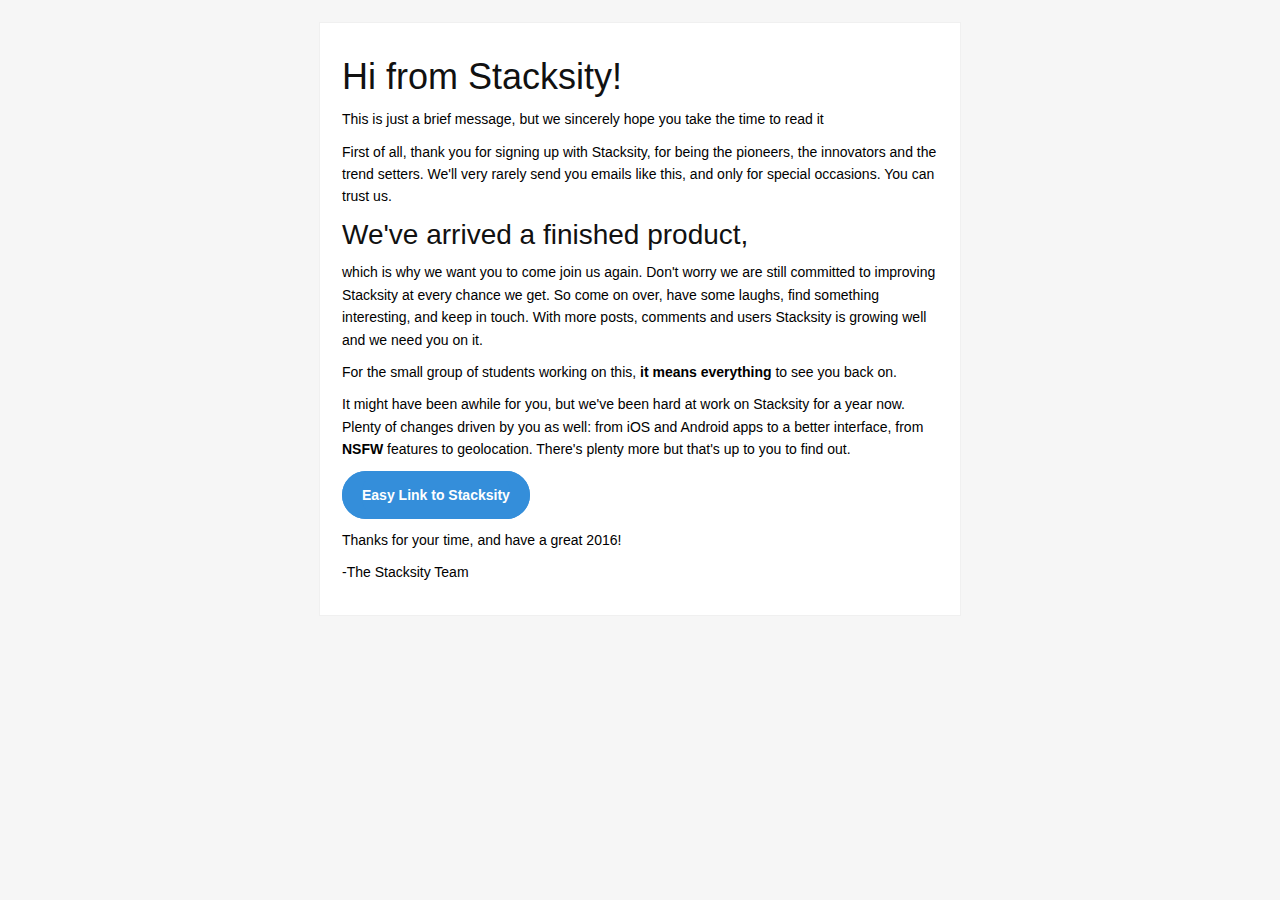
<file: php/index.html>
<!doctype html>
<html>
<head>
<meta name="viewport" content="width=device-width">
<meta http-equiv="Content-Type" content="text/html; charset=UTF-8">
<title>Happy New Years!</title>
<style>
/* -------------------------------------
    GLOBAL
------------------------------------- */
* {
  font-family: "Helvetica Neue", "Helvetica", Helvetica, Arial, sans-serif;
  font-size: 100%;
  line-height: 1.6em;
  margin: 0;
  padding: 0;
}
img {
  max-width: 600px;
  width: 100%;
}
body {
  -webkit-font-smoothing: antialiased;
  height: 100%;
  -webkit-text-size-adjust: none;
  width: 100% !important;
}
/* -------------------------------------
    ELEMENTS
------------------------------------- */
a {
  color: #348eda;
}
.btn-primary {
  margin-bottom: 10px;
  width: auto !important;
}
.btn-primary td {
  background-color: #348eda; 
  border-radius: 25px;
  font-family: "Helvetica Neue", Helvetica, Arial, "Lucida Grande", sans-serif; 
  font-size: 14px; 
  text-align: center;
  vertical-align: top; 
}
.btn-primary td a {
  background-color: #348eda;
  border: solid 1px #348eda;
  border-radius: 25px;
  border-width: 10px 20px;
  display: inline-block;
  color: #ffffff;
  cursor: pointer;
  font-weight: bold;
  line-height: 2;
  text-decoration: none;
}
.last {
  margin-bottom: 0;
}
.first {
  margin-top: 0;
}
.padding {
  padding: 10px 0;
}
/* -------------------------------------
    BODY
------------------------------------- */
table.body-wrap {
  padding: 20px;
  width: 100%;
}
table.body-wrap .container {
  border: 1px solid #f0f0f0;
}
/* -------------------------------------
    FOOTER
------------------------------------- */
table.footer-wrap {
  clear: both !important;
  width: 100%;  
}
.footer-wrap .container p {
  color: #666666;
  font-size: 12px;
  
}
table.footer-wrap a {
  color: #999999;
}
/* -------------------------------------
    TYPOGRAPHY
------------------------------------- */
h1, 
h2, 
h3 {
  color: #111111;
  font-family: "Helvetica Neue", Helvetica, Arial, "Lucida Grande", sans-serif;
  font-weight: 200;
  line-height: 1.2em;
  margin: 10px 0 10px;
}
h1 {
  font-size: 36px;
}
h2 {
  font-size: 28px;
}
h3 {
  font-size: 22px;
}
p, 
ul, 
ol {
  font-size: 14px;
  font-weight: normal;
  margin-bottom: 10px;
}
ul li, 
ol li {
  margin-left: 5px;
  list-style-position: inside;
}
/* ---------------------------------------------------
    RESPONSIVENESS
------------------------------------------------------ */
/* Set a max-width, and make it display as block so it will automatically stretch to that width, but will also shrink down on a phone or something */
.container {
  clear: both !important;
  display: block !important;
  margin: 0 auto !important;
  max-width: 600px !important;
}
/* Set the padding on the td rather than the div for Outlook compatibility */
.body-wrap .container {
  padding: 20px;
}
/* This should also be a block element, so that it will fill 100% of the .container */
.content {
  display: block;
  margin: 0 auto;
  max-width: 600px;
}
/* Let's make sure tables in the content area are 100% wide */
.content table {
  width: 100%;
}
</style>
</head>

<body bgcolor="#f6f6f6">

<!-- body -->
<table class="body-wrap" bgcolor="#f6f6f6">
  <tr>
    <td></td>
    <td class="container" bgcolor="#FFFFFF">

      <!-- content -->
      <div class="content">
      <table>
        <tr>
          <td>
          	<h1>Hi from Stacksity!</h1>
            <p>This is just a brief message, but we sincerely hope you take the time to read it</p>
            <p>First of all, thank you for signing up with Stacksity, for being the pioneers, the innovators and the trend setters. We'll very rarely send you emails like this,
            and only for special occasions. You can trust us.</p>
            <h2>We've arrived a finished product,</h2>
            <p>which is why we want you to come join us again. Don't worry we are still committed to improving Stacksity at every chance we get. So come on over, have some laughs, find something interesting, and keep in touch. With more posts, comments and users Stacksity is growing well and we need you on it.</p>
            <p>For the small group of students working on this, <b>it means everything</b> to see you back on.</p>
            <p>It might have been awhile for you, but we've been hard at work on Stacksity for a year now. Plenty of changes driven by you as well: from iOS and Android apps to a better interface, from <b>NSFW</b> features to geolocation. There's plenty more but that's up to you to find out.</p>
            <!-- button -->
            <table class="btn-primary" cellpadding="0" cellspacing="0" border="0">
              <tr>
                <td>
                  <a href="https://stacksity.com">Easy Link to Stacksity</a>
                </td>
              </tr>
            </table>
            <!-- /button -->
            <p>Thanks for your time, and have a great 2016!</p>
            <p>-The Stacksity Team</p>
          </td>
        </tr>
      </table>
      </div>
      <!-- /content -->
      
    </td>
    <td></td>
  </tr>
</table>
<!-- /body -->

</body>
</html>
</file>
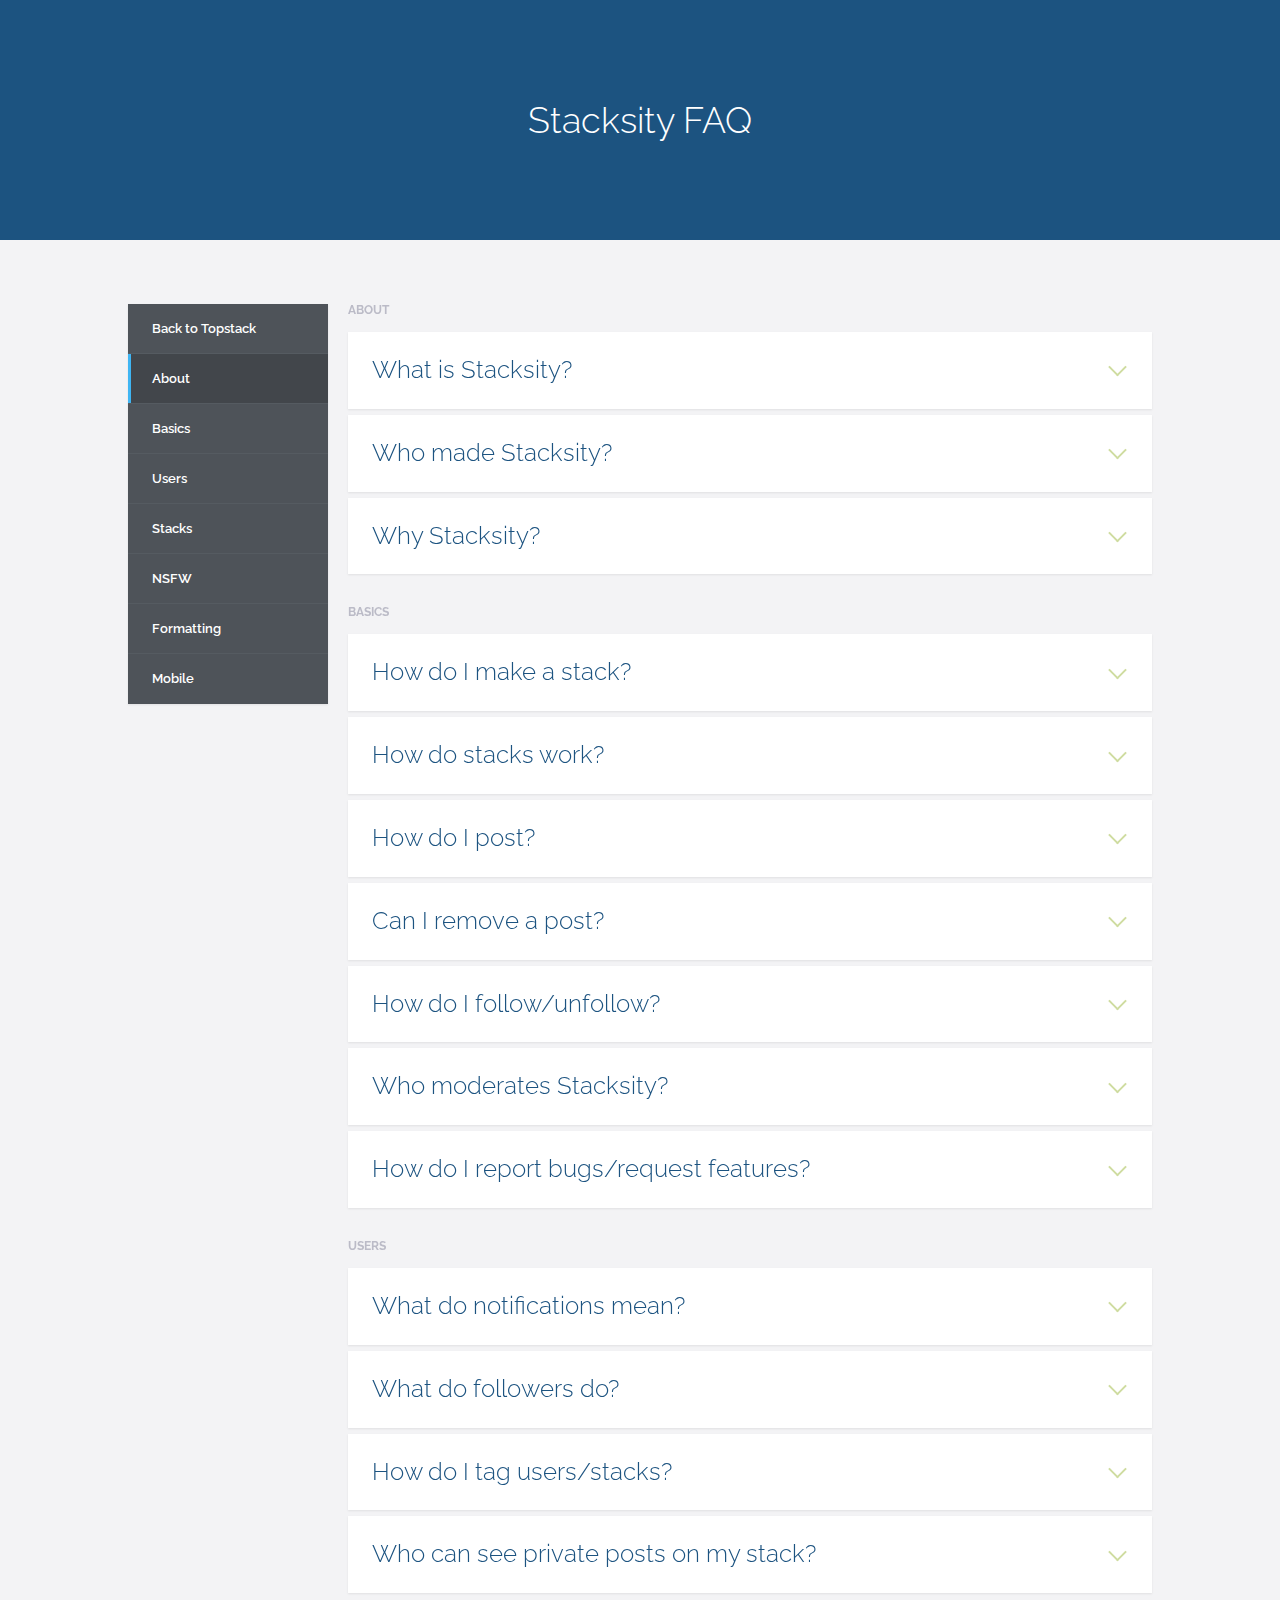
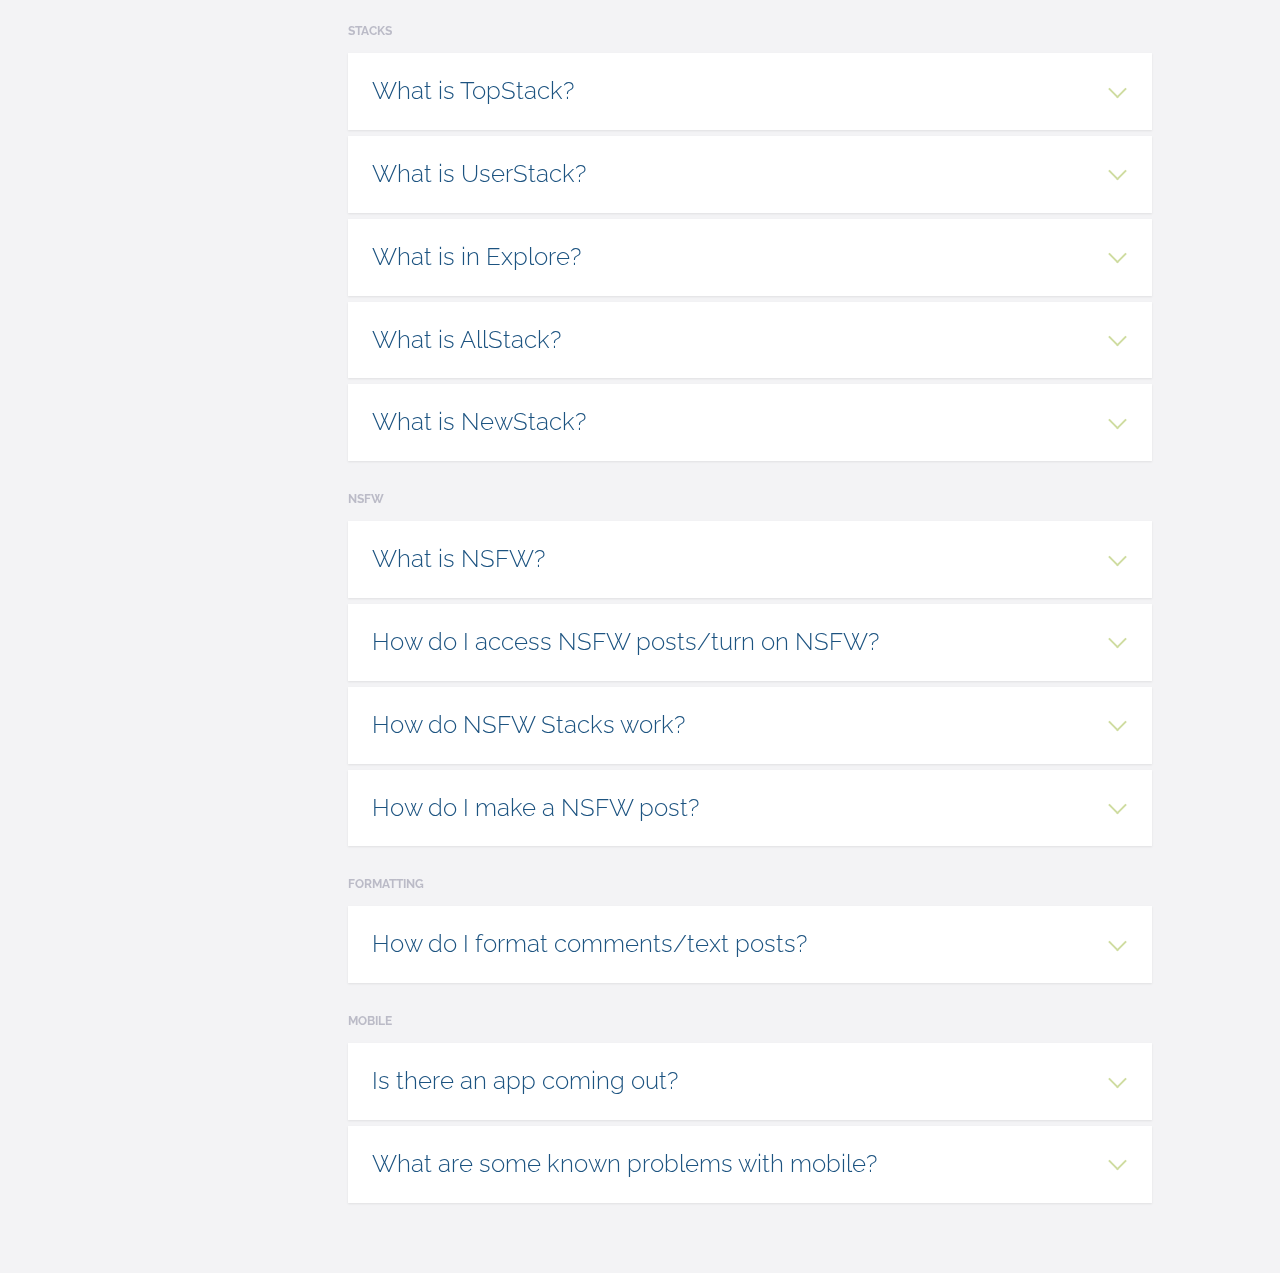
<file: faq.html>
<!DOCTYPE html>
<html>
<head lang="en">
<head>
    <title>Stacksity | FAQ</title>
    <meta name="description" content="Stacksity About">
    <meta name="viewport" content="width=device-width, minimal-ui, initial-scale=1, maximum-scale=1, user-scalable=no"/>
    <meta charset="utf-8">
    <meta http-equiv="Content-Type" content="text/html;charset=UTF-8">
    <meta http-equiv="X-UA-Compatible" content="IE=edge">
    <link rel="icon" href="img/favicon.ico">
    <meta property="og:image" content="/img/ms-icon-310x310.png">
    <meta name="twitter:image" content="/img/ms-icon-310x310.png">
    <meta itemprop="image" content="/img/ms-icon-310x310.png">
    <link rel="shortcut icon" href="/img/favicon.ico">
    <link rel="apple-touch-icon" sizes="57x57" href="/img/apple-icon-57x57.png">
    <link rel="apple-touch-icon" sizes="60x60" href="/img/apple-icon-60x60.png">
    <link rel="apple-touch-icon" sizes="72x72" href="/img/apple-icon-72x72.png">
    <link rel="apple-touch-icon" sizes="76x76" href="/img/apple-icon-76x76.png">
    <link rel="apple-touch-icon" sizes="114x114" href="/img/apple-icon-114x114.png">
    <link rel="apple-touch-icon" sizes="120x120" href="/img/apple-icon-120x120.png">
    <link rel="apple-touch-icon" sizes="144x144" href="/img/apple-icon-144x144.png">
    <link rel="apple-touch-icon" sizes="152x152" href="/img/apple-icon-152x152.png">
    <link rel="apple-touch-icon" sizes="180x180" href="/img/apple-icon-180x180.png">
    <link rel="icon" type="image/png" sizes="192x192"  href="/img/android-icon-192x192.png">
    <link rel="icon" type="image/png" sizes="32x32" href="/img/favicon-32x32.png">
    <link rel="icon" type="image/png" sizes="96x96" href="/img/favicon-96x96.png">
    <link rel="icon" type="image/png" sizes="16x16" href="/img/favicon-16x16.png">
    <link rel="manifest" href="/img/manifest.json">
    <meta name="msapplication-TileColor" content="#ffffff">
    <meta name="msapplication-TileImage" content="/img/ms-icon-144x144.png">
    <meta name="theme-color" content="#ffffff">

    <meta http-equiv="Content-Type" content="text/html; charset=utf-8">
    <meta name="description" content="Stacksity is a social network, alternative Reddit, allowing users to submit and vote on content.">
    <meta name="keywords" content="Stacksity, stack, stacks, social network, vote, topstack, university, reddit alternative, reddit clone, reddit, stackcity, not stackcity, reddit sucks, ellen pao sucks, voat, voat co" />
    <meta name="author" content="Tyler Han"/>
    <meta name="distribution" content="global"/>
    <meta http-equiv="content-language" content="en-us"/>
    <link rel="stylesheet" href="css/reset.css">
    <link rel="stylesheet" href="css/faq.css">
</head>
<!-- hijacking: on/off - animation: none/scaleDown/rotate/gallery/catch/opacity/fixed/parallax -->
<body>


<header>
    <h1>Stacksity FAQ</h1>
</header>
<section class="cd-faq">
<ul class="cd-faq-categories">
    <li><a href="https://stacksity.com/$best" onclick="document.location.href='https://stacksity.com/$best'">Back to Topstack</a></li>
    <li><a class="selected" href="#about">About</a></li>
    <li><a href="#basics">Basics</a></li>
    <li><a href="#users">Users</a></li>
    <li><a href="#stacks">Stacks</a></li>
    <li><a href="#nsfw">NSFW</a></li>
    <li><a href="#formatting">Formatting</a></li>
    <li><a href="#mobile">Mobile</a></li>
</ul> <!-- cd-faq-categories -->

<div class="cd-faq-items">
<ul id="about" class="cd-faq-group">
    <li class="cd-faq-title"><h2>About</h2></li>

    <li>
        <a class="cd-faq-trigger" href="#0">What is Stacksity?</a>
        <div class="cd-faq-content">
            <p>Stacksity is a site about everything and anything. You follow stacks (topics) and other users that provide content and news updates. You also have the power to share links, text, and images with your friends and with the world. Discuss issues, read news, or just show your friends something funny. Most importantly, vote your favorites to the top of the stack! Through followers you can reach an even wider audience, and keep in touch with friends and colleagues.</p>
        </div> <!-- cd-faq-content -->
    </li>

    <li>
        <a class="cd-faq-trigger" href="#0">Who made Stacksity?</a>
        <div class="cd-faq-content">
            <p>Stacksity is a project started by a group of high school students from Vancouver, Canada. Members of the Stacksity Team include:
                <br><br>
                Tyler (<a href="https://stacksity.com/u/1">@karthus</a>) | Lead Developer and founder<br>
                Paris (<a href="https://stacksity.com/u/26">@paris</a>) | Product Manager<br>
                    Ryan (<a href="https://stacksity.com/u/1470">@adminR</a>) | Company Manager<br>
                    Young (<a href="https://stacksity.com/u/3">@younglee</a>) | Graphics/Developer<br>
                    Freddy (<a href="https://stacksity.com/u/480">@zapetera</a>) | Developer<br>
                    Noah (<a href="https://stacksity.com/u/falkirks">@falkirks</a>) | Developer<br>
                    Dennis (<a href="https://stacksity.com/u/ionianblade">@ionianblade</a>) | Developer
                    <br><br>
                    We are independent and receive no funding from any source.
            </p>
        </div> <!-- cd-faq-content -->
    </li>

    <li>
        <a class="cd-faq-trigger" href="#0">Why Stacksity?</a>
        <div class="cd-faq-content">
            <p>
                For most people, there will be many parallels drawn Stacksity and other sites. Sites such as reddit, tumblr, 9gag, instagram come to mind very quickly. Stacksity is entirely unique, as we take into consideration all the individual factors we like and dislike about social networks, evaluate them, and put them together to provide for the best user experience. Currently, Stacksity is unique in that it lets you follow and receive information from not only users, but specific topics and forums contributed by the entire community. By diversifying content through links, texts, and images, a easy, scrollable format allows for users on mobile devices and desktops alike to have a clean and straightforward session. <br><br>

                Finally, at Stacksity we value your own privacy and freedom of speech. Beyond blatantly illegal content such as child pornography or the obstruction of justice, we will tolerate all opinions and beliefs regardless of context, with absolutely no biases towards any ideologies or philosophies, and will only intervene with reasonable motives should there be legal issues. As for privacy, we respect all content hosted by the user and will never under any circumstance sell or distribute it. Only you will be entitled to your posts and comment history, as no one else can see the comprehensive list of it through the site.
            </p>
        </div> <!-- cd-faq-content -->
    </li>
</ul> <!-- cd-faq-group -->
<ul id="basics" class="cd-faq-group">
    <li class="cd-faq-title"><h2>Basics</h2></li>

    <li>
        <a class="cd-faq-trigger" href="#0">How do I make a stack?</a>
        <div class="cd-faq-content">
            <p>Making a stack is easy, simply visit the url: stacksity.com/$<i>(your stack name here)</i> and the stack will automatically be generated for you. Remember to precede the stack name with a <b>$ sign</b>, and ensure the your new stack’s name contains no spaces or special characters.</p>
        </div> <!-- cd-faq-content -->
    </li>

    <li>
        <a class="cd-faq-trigger" href="#0">How do stacks work?</a>
        <div class="cd-faq-content">
            <p>Stacks that are not users start with a <b>$ sign</b>. When you visit a stack you’ll first see the top posts users have submitted to the stack. You can weigh in on what you think is the most deserving content by <b>upstacking</b> and <b>downstacking</b> any post using the up and down arrows to the left.</p>
        </div> <!-- cd-faq-content -->
    </li>

    <li>
        <a class="cd-faq-trigger" href="#0">How do I post?</a>
        <div class="cd-faq-content">
            <p>
                As a user, you can either post in a targeted stack (preceded by the <b>$ sign</b>), on another user’s wall, or on your own wall. At the top of each stack, there is a posting form. Simply choose the type of post (text,link or image) and enter a title. Finally, hit the post button below to make the post. On posts to users’ stacks there is also a private button if you want the post only to be visible to yourself and the other user.
            </p>
        </div> <!-- cd-faq-content -->
    </li>

    <li>
        <a class="cd-faq-trigger" href="#0">Can I remove a post?</a>
        <div class="cd-faq-content">
            <p>There is a delete button below each post you make. To delete your post just click the delete button, a window will then pop up prompting you to confirm the action.</p>
        </div> <!-- cd-faq-content -->
    </li>

    <li>
        <a class="cd-faq-trigger" href="#0">How do I follow/unfollow?</a>
        <div class="cd-faq-content">
            <p>At the top of each stack page besides your own, there will be a blue/white button that says either “follow” or “unfollow.”</p>
        </div> <!-- cd-faq-content -->
    </li>

    <li>
        <a class="cd-faq-trigger" href="#0">Who moderates Stacksity?</a>
        <div class="cd-faq-content">
            <p>Stacksity is moderated solely by site-wide admins. We’ve opted out of giving moderation rights to the creators of stacks to ensure no misuse from the would-be moderators. The philosophy behind this is that moderation simply depends on who gets to the Stack first, and they may drive the stack to their biases. Instead admins will remove illegal content but ensure stacks are driven by user input and preference. In the future we will implement admin action logs to further enforce transparency in the process.
                <br><br>
                The current admins are: <a href="https://stacksity.com/u/1">@karthus</a>, <a href="https://stacksity.com/u/26">@paris</a>,<a href="https://stacksity.com/u/1470">@adminR</a>, <a href="https://stacksity.com/u/3">@younglee</a> and <a href="https://stacksity.com/u/829">@garfonzo</a>.</p>
        </div> <!-- cd-faq-content -->
    </li>

    <li>
        <a class="cd-faq-trigger" href="#0">How do I report bugs/request features?</a>
        <div class="cd-faq-content">
            <p>For now we’re referring people to the <a href="https://stacksity.com/$discuss">$discuss</a> stack. There you can give us your input on the state of the website, report issues you may encounter as well as request features to be added in the near future. We may also make import announcements there from time to time.</p>
            
        </div> <!-- cd-faq-content -->
    </li>
</ul> <!-- cd-faq-group -->

<ul id="users" class="cd-faq-group">
    <li class="cd-faq-title"><h2>Users</h2></li>
    <li>
        <a class="cd-faq-trigger" href="#0">What do notifications mean?</a>
        <div class="cd-faq-content">
            <p>You’ll get a notification every time someone tags you in a comment, posts to your stack or replies to any of your comments.</p>
        </div> <!-- cd-faq-content -->
    </li>

    <li>
        <a class="cd-faq-trigger" href="#0">What do followers do?</a>
        <div class="cd-faq-content">
            <p>Posts made to your stack by others, or by yourself to your own stack ($self) will show up in your followers’ UserStack and TopStack feed. Followers of non-user stacks will see posts to that stack on their TopStack</p>
        </div> <!-- cd-faq-content -->
    </li>

    <li>
        <a class="cd-faq-trigger" href="#0">How do I tag users/stacks?</a>
        <div class="cd-faq-content">
            <p>To tag another user, simply type @<i>(user’s name)</i> in your comment. They will receive a notification that you tagged them in your comment. You can also tag stacks by typing $<i>(stack’s name)</i>, this will then link to the stack in question when users click on it.</p>
        </div> <!-- cd-faq-content -->
    </li>

    <li>
        <a class="cd-faq-trigger" href="#0">Who can see private posts on my stack?</a>
        <div class="cd-faq-content">
            <p>If someone makes a private post on your stack, just you and the poster and able to see it. Similarly, if you post a private post to your own stack only you will be able to see it. Keep in mind: private posts cannot be retroactively made public.</p>
        </div> <!-- cd-faq-content -->
    </li>
</ul> <!-- cd-faq-group -->

<ul id="stacks" class="cd-faq-group">
    <li class="cd-faq-title"><h2>Stacks</h2></li>
    <li>
        <a class="cd-faq-trigger" href="#0">What is TopStack?</a>
        <div class="cd-faq-content">
            <p>TopStack shows you a stream of all the top posts aggregated from all the stacks you follow. When you follow a new stack, the top posts from that stack will show up in your TopStack feed.</p>
        </div> <!-- cd-faq-content -->
    </li>

    <li>
        <a class="cd-faq-trigger" href="#0">What is UserStack?</a>
        <div class="cd-faq-content">
            <p>UserStack shows you a stream of all the posts made to the users you follow and posts made by the followed users to their own stack ($self).</p>
        </div> <!-- cd-faq-content -->
    </li>

    <li>
        <a class="cd-faq-trigger" href="#0">What is in Explore?</a>
        <div class="cd-faq-content">
            <p>Explore is home to lists of your followed stacks, default stacks and collections of other stacks that may be of interest. They range from tech to nutrition and will be continually updated as the site grows.</p>
        </div> <!-- cd-faq-content -->
    </li>

    <li>
        <a class="cd-faq-trigger" href="#0">What is AllStack?</a>
        <div class="cd-faq-content">
            <p>AllStack shows you a stream of all the top posts aggregated from all the stacks on StackSity, and unlike TopStack, is not confined to just the stacks you follow. This is a great way to find new content and stacks to follow.</p>
        </div> <!-- cd-faq-content -->
    </li>

    <li>
        <a class="cd-faq-trigger" href="#0">What is NewStack?</a>
        <div class="cd-faq-content">
            <p>NewStack shows you a stream of all the latest posts made to any stack on StackSity. This is a great way to find new content and stacks to follow.</p>
        </div> <!-- cd-faq-content -->
    </li>
</ul> <!-- cd-faq-group -->

<ul id="nsfw" class="cd-faq-group">
    <li class="cd-faq-title"><h2>NSFW</h2></li>
    <li>
        <a class="cd-faq-trigger" href="#0">What is NSFW?</a>
        <div class="cd-faq-content">
            <p>
                NSFW is an acronym for <i>“<b>N</b>ot <b>S</b>afe <b>F</b>or <b>W</b>ork”</i>, which refers to content that should not be seen at work or in a public setting. Posts marked with this are usually <b>pornographic</b> in nature, with <b>nudity</b> being the primary type. Other types of NSFW include <b>extreme gore</b> that makes people disgusted, obvious profanity, and racism/other <b>extremely offensive content</b>.
            </p>
        </div> <!-- cd-faq-content -->
    </li>

    <li>
        <a class="cd-faq-trigger" href="#0">How do I access NSFW posts/turn on NSFW?</a>
        <div class="cd-faq-content">
            <p>Under settings in the top bar (if you are logged in, click <a href='/settings'>here</a>), you will be able to see a toggle switch next to the NSFW option. If you are 18 and have it turned on, you will be able to see all NSFW posts anywhere on Stacksity (newstack, topstack, allstack, userstack).</p>
        </div> <!-- cd-faq-content -->
    </li>

    <li>
        <a class="cd-faq-trigger" href="#0">How do NSFW Stacks work?</a>
        <div class="cd-faq-content">
            <p>If a stack is designated as NSFW, it will have a red colored banner, and all <i>“safe”</i> posts on it will automatically get marked as <i>“nsfw”</i>, while other types of nsfw will keep their type. If you are logged out or you don’t have NSFW turned on, you will prompted over am <i>”are you over 18”</i> dialog before you enter. If you enter no, you will be redirected back to $topstack. For those with NSFW turned out, you will be able to easily enter the stack.</p>
        </div> <!-- cd-faq-content -->
    </li>

    <li>
        <a class="cd-faq-trigger" href="#0">How do I make a NSFW post?</a>
        <div class="cd-faq-content">
            <p>You can only make NSFW posts if you have NSFW turned on, or on a NSFW stack. If you have NSFW turned on, in the post box you will see a small dropdown menu what has 4 options: <b>“safe, nsfw, gore, nudity”</b>. <b>Safe</b> means that the post is safe for viewing by everyone in almost all places. <b>nsfw</b> is a catch-all for all types of nsfw posts. <b>gore</b> refers to graphic images (entrails, visible internal organs, etc.). <b>nudity</b> refers to visible private organs or anything of pornographic nature. Please tag your posts appropriately or you will receive warning from the admins.</p>
        </div> <!-- cd-faq-content -->
    </li>
</ul> <!-- cd-faq-group -->

<ul id="formatting" class="cd-faq-group">
    <li class="cd-faq-title"><h2>Formatting</h2></li>
    <li>
        <a class="cd-faq-trigger" href="#0">How do I format comments/text posts?</a>
        <div class="cd-faq-content">
            <p>For formatting information, please visit (<a href="https://github.com/adam-p/markdown-here/wiki/Markdown-Cheatsheet">https://github.com/adam-p/markdown-here/wiki/Markdown-Cheatsheet</a>). Simply follow the markup in the document to format your text.</p>
        </div> <!-- cd-faq-content -->
    </li>
</ul> <!-- cd-faq-group -->

<ul id="mobile" class="cd-faq-group">
    <li class="cd-faq-title"><h2>Mobile</h2></li>
    <li>
        <a class="cd-faq-trigger" href="#0">Is there an app coming out?</a>
        <div class="cd-faq-content">
            <p>Yes there is an app coming out for iOS, android, and windows devices. It is currently still under development, with some minor bug fixes and components left. Due to the approval process required to publish on the Apple appstore, it is likely that the iOS version will be delayed slightly.
                <br><br>
                The current edition of the app is running on PhoneGap, but over the summer we have assembled a team to work in both Swift and Java for the respective native versions of iOS and Android.</p>
        </div> <!-- cd-faq-content -->
    </li>

    <li>
        <a class="cd-faq-trigger" href="#0">What are some known problems with mobile?</a>
        <div class="cd-faq-content">
            <p>Currently you can’t vote on comments in mobile. This is a known issue and we are looking to get it fixed as soon as possible.
                <br><br>
                If your mobile device lags or gives you display errors, it is likely that your operating system or hardware is not completely up to date. The app will provide for a smoother experience in this case.</p>
        </div> <!-- cd-faq-content -->
    </li>
</ul> <!-- cd-faq-group -->
</div> <!-- cd-faq-items -->
<a href="#0" class="cd-close-panel">Close</a>
</section> <!-- cd-faq -->

<script src="https://ajax.googleapis.com/ajax/libs/jquery/1.11.1/jquery.min.js"></script>
<script src="js/jquery.mobile.custom.js"></script>
<script src="js/faq.js"></script>
</body>
</html>
</file>
<file: css/faq.css>
@import url("https://fonts.googleapis.com/css?family=Raleway");
/* --------------------------------

Primary style

-------------------------------- */
*, *::after, *::before {
    -webkit-box-sizing: border-box;
    -moz-box-sizing: border-box;
    box-sizing: border-box;
}

*::after, *::before {
    content: '';
}

body {
    font-size: 100%;
    font-family: 'Raleway', sans-serif;
    color: #4e5359;
    background-color: #f3f3f5;
}
body::after {
    /* overlay layer visible on small devices when the right panel slides in */
    position: fixed;
    top: 0;
    left: 0;
    width: 100%;
    height: 100%;
    background-color: rgba(78, 83, 89, 0.8);
    visibility: hidden;
    opacity: 0;
    -webkit-transition: opacity .3s 0s, visibility 0s .3s;
    -moz-transition: opacity .3s 0s, visibility 0s .3s;
    transition: opacity .3s 0s, visibility 0s .3s;
}
body.cd-overlay::after {
    visibility: visible;
    opacity: 1;
    -webkit-transition: opacity .3s 0s, visibility 0s 0s;
    -moz-transition: opacity .3s 0s, visibility 0s 0s;
    transition: opacity .3s 0s, visibility 0s 0s;
}
@media only screen and (min-width: 768px) {
    body::after {
        display: none;
    }
}

a {
    color: #1c5380;
    font-weight: bold;
    text-decoration: none;
}

/* --------------------------------

Main components

-------------------------------- */
header {
    position: relative;
    height: 180px;
    line-height: 180px;
    text-align: center;
    background-color: #1c5380;
}
header h1 {
    color: #ffffff;
    -webkit-font-smoothing: antialiased;
    -moz-osx-font-smoothing: grayscale;
    font-size: 20px;
    font-size: 1.25rem;
}
@media only screen and (min-width: 1024px) {
    header {
        height: 240px;
        line-height: 240px;
    }
    header h1 {
        font-size: 36px;
        font-size: 2.25rem;
        font-weight: 300;
    }
}

.cd-faq {
    width: 90%;
    max-width: 1024px;
    margin: 2em auto;
    box-shadow: 0 1px 5px rgba(0, 0, 0, 0.1);
}
.cd-faq:after {
    content: "";
    display: table;
    clear: both;
}
@media only screen and (min-width: 768px) {
    .cd-faq {
        position: relative;
        margin: 4em auto;
        box-shadow: none;
    }
}

.cd-faq-categories a {
    position: relative;
    display: block;
    overflow: hidden;
    height: 50px;
    line-height: 50px;
    padding: 0 28px 0 16px;
    background-color: #4e5359;
    -webkit-font-smoothing: antialiased;
    -moz-osx-font-smoothing: grayscale;
    color: #ffffff;
    white-space: nowrap;
    border-bottom: 1px solid #555b61;
    text-overflow: ellipsis;
}
.cd-faq-categories a::before, .cd-faq-categories a::after {
    /* plus icon on the right */
    position: absolute;
    top: 50%;
    right: 16px;
    display: inline-block;
    height: 1px;
    width: 10px;
    background-color: #7f868e;
}
.cd-faq-categories a::after {
    -webkit-transform: rotate(90deg);
    -moz-transform: rotate(90deg);
    -ms-transform: rotate(90deg);
    -o-transform: rotate(90deg);
    transform: rotate(90deg);
}
.cd-faq-categories li:last-child a {
    border-bottom: none;
}
@media only screen and (min-width: 768px) {
    .cd-faq-categories {
        width: 20%;
        float: left;
        box-shadow: 0 1px 2px rgba(0, 0, 0, 0.08);
    }
    .cd-faq-categories a {
        font-size: 13px;
        font-size: 0.8125rem;
        font-weight: 600;
        padding-left: 24px;
        padding: 0 24px;
        -webkit-transition: background 0.2s, padding 0.2s;
        -moz-transition: background 0.2s, padding 0.2s;
        transition: background 0.2s, padding 0.2s;
    }
    .cd-faq-categories a::before, .cd-faq-categories a::after {
        display: none;
    }
    .no-touch .cd-faq-categories a:hover {
        background: #555b61;
    }
    .no-js .cd-faq-categories {
        width: 100%;
        margin-bottom: 2em;
    }
}
@media only screen and (min-width: 1024px) {
    .cd-faq-categories {
        position: absolute;
        top: 0;
        left: 0;
        width: 200px;
        z-index: 2;
    }
    .cd-faq-categories a::before {
        /* decorative rectangle on the left visible for the selected item */
        display: block;
        top: 0;
        right: auto;
        left: 0;
        height: 100%;
        width: 3px;
        background-color: #3FB5F3;
        opacity: 0;
        -webkit-transition: opacity 0.2s;
        -moz-transition: opacity 0.2s;
        transition: opacity 0.2s;
    }
    .cd-faq-categories .selected {
        background: #42464b !important;
    }
    .cd-faq-categories .selected::before {
        opacity: 1;
    }
    .cd-faq-categories.is-fixed {
        /* top and left value assigned in jQuery */
        position: fixed;
    }
    .no-js .cd-faq-categories {
        position: relative;
    }
}

.cd-faq-items {
    position: fixed;
    height: 100%;
    width: 90%;
    top: 0;
    right: 0;
    background: #ffffff;
    padding: 0 5% 1em;
    overflow: auto;
    -webkit-overflow-scrolling: touch;
    z-index: 1;
    -webkit-backface-visibility: hidden;
    backface-visibility: hidden;
    -webkit-transform: translateZ(0) translateX(100%);
    -moz-transform: translateZ(0) translateX(100%);
    -ms-transform: translateZ(0) translateX(100%);
    -o-transform: translateZ(0) translateX(100%);
    transform: translateZ(0) translateX(100%);
    -webkit-transition: -webkit-transform .3s;
    -moz-transition: -moz-transform .3s;
    transition: transform .3s;
}
.cd-faq-items.slide-in {
    -webkit-transform: translateZ(0) translateX(0%);
    -moz-transform: translateZ(0) translateX(0%);
    -ms-transform: translateZ(0) translateX(0%);
    -o-transform: translateZ(0) translateX(0%);
    transform: translateZ(0) translateX(0%);
}
.no-js .cd-faq-items {
    position: static;
    height: auto;
    width: 100%;
    -webkit-transform: translateX(0);
    -moz-transform: translateX(0);
    -ms-transform: translateX(0);
    -o-transform: translateX(0);
    transform: translateX(0);
}
@media only screen and (min-width: 768px) {
    .cd-faq-items {
        position: static;
        height: auto;
        width: 78%;
        float: right;
        overflow: visible;
        -webkit-transform: translateZ(0) translateX(0);
        -moz-transform: translateZ(0) translateX(0);
        -ms-transform: translateZ(0) translateX(0);
        -o-transform: translateZ(0) translateX(0);
        transform: translateZ(0) translateX(0);
        padding: 0;
        background: transparent;
    }
}
@media only screen and (min-width: 1024px) {
    .cd-faq-items {
        float: none;
        width: 100%;
        padding-left: 220px;
    }
    .no-js .cd-faq-items {
        padding-left: 0;
    }
}

.cd-close-panel {
    position: fixed;
    top: 5px;
    right: -100%;
    display: block;
    height: 40px;
    width: 40px;
    overflow: hidden;
    text-indent: 100%;
    white-space: nowrap;
    z-index: 2;
    /* Force Hardware Acceleration in WebKit */
    -webkit-transform: translateZ(0);
    -moz-transform: translateZ(0);
    -ms-transform: translateZ(0);
    -o-transform: translateZ(0);
    transform: translateZ(0);
    -webkit-backface-visibility: hidden;
    backface-visibility: hidden;
    -webkit-transition: right 0.4s;
    -moz-transition: right 0.4s;
    transition: right 0.4s;
}
.cd-close-panel::before, .cd-close-panel::after {
    /* close icon in CSS */
    position: absolute;
    top: 16px;
    left: 12px;
    display: inline-block;
    height: 3px;
    width: 18px;
    background: #6c7d8e;
}
.cd-close-panel::before {
    -webkit-transform: rotate(45deg);
    -moz-transform: rotate(45deg);
    -ms-transform: rotate(45deg);
    -o-transform: rotate(45deg);
    transform: rotate(45deg);
}
.cd-close-panel::after {
    -webkit-transform: rotate(-45deg);
    -moz-transform: rotate(-45deg);
    -ms-transform: rotate(-45deg);
    -o-transform: rotate(-45deg);
    transform: rotate(-45deg);
}
.cd-close-panel.move-left {
    right: 2%;
}
@media only screen and (min-width: 768px) {
    .cd-close-panel {
        display: none;
    }
}

.cd-faq-group {
    /* hide group not selected */
    display: none;
}
.cd-faq-group.selected {
    display: block;
}
.cd-faq-group .cd-faq-title {
    background: transparent;
    box-shadow: none;
    margin: 1em 0;
}
.no-touch .cd-faq-group .cd-faq-title:hover {
    box-shadow: none;
}
.cd-faq-group .cd-faq-title h2 {
    text-transform: uppercase;
    font-size: 12px;
    font-size: 0.75rem;
    font-weight: 700;
    color: #bbbbc7;
}
.no-js .cd-faq-group {
    display: block;
}
@media only screen and (min-width: 768px) {
    .cd-faq-group {
        /* all groups visible */
        display: block;
    }
    .cd-faq-group > li {
        background: #ffffff;
        margin-bottom: 6px;
        box-shadow: 0 1px 2px rgba(0, 0, 0, 0.08);
        -webkit-transition: box-shadow 0.2s;
        -moz-transition: box-shadow 0.2s;
        transition: box-shadow 0.2s;
    }
    .no-touch .cd-faq-group > li:hover {
        box-shadow: 0 1px 10px rgba(108, 125, 142, 0.3);
    }
    .cd-faq-group .cd-faq-title {
        margin: 2em 0 1em;
    }
    .cd-faq-group:first-child .cd-faq-title {
        margin-top: 0;
    }
}

.cd-faq-trigger {
    position: relative;
    display: block;
    margin: 1.6em 0 .4em;
    line-height: 1.2;
}
@media only screen and (min-width: 768px) {
    .cd-faq-trigger {
        font-size: 24px;
        font-size: 1.5rem;
        font-weight: 300;
        margin: 0;
        padding: 24px 72px 24px 24px;
    }
    .cd-faq-trigger::before, .cd-faq-trigger::after {
        /* arrow icon on the right */
        position: absolute;
        right: 24px;
        top: 50%;
        height: 2px;
        width: 13px;
        background: #cfdca0;
        -webkit-backface-visibility: hidden;
        backface-visibility: hidden;
        -webkit-transition-property: -webkit-transform;
        -moz-transition-property: -moz-transform;
        transition-property: transform;
        -webkit-transition-duration: 0.2s;
        -moz-transition-duration: 0.2s;
        transition-duration: 0.2s;
    }
    .cd-faq-trigger::before {
        -webkit-transform: rotate(45deg);
        -moz-transform: rotate(45deg);
        -ms-transform: rotate(45deg);
        -o-transform: rotate(45deg);
        transform: rotate(45deg);
        right: 32px;
    }
    .cd-faq-trigger::after {
        -webkit-transform: rotate(-45deg);
        -moz-transform: rotate(-45deg);
        -ms-transform: rotate(-45deg);
        -o-transform: rotate(-45deg);
        transform: rotate(-45deg);
    }
    .content-visible .cd-faq-trigger::before {
        -webkit-transform: rotate(-45deg);
        -moz-transform: rotate(-45deg);
        -ms-transform: rotate(-45deg);
        -o-transform: rotate(-45deg);
        transform: rotate(-45deg);
    }
    .content-visible .cd-faq-trigger::after {
        -webkit-transform: rotate(45deg);
        -moz-transform: rotate(45deg);
        -ms-transform: rotate(45deg);
        -o-transform: rotate(45deg);
        transform: rotate(45deg);
    }
}

.cd-faq-content p {
    font-size: 14px;
    font-size: 0.875rem;
    line-height: 1.4;
    color: #6c7d8e;
}
@media only screen and (min-width: 768px) {
    .cd-faq-content {
        display: none;
        padding: 0 24px 30px;
    }
    .cd-faq-content p {
        line-height: 1.6;
    }
    .no-js .cd-faq-content {
        display: block;
    }
}
</file>
